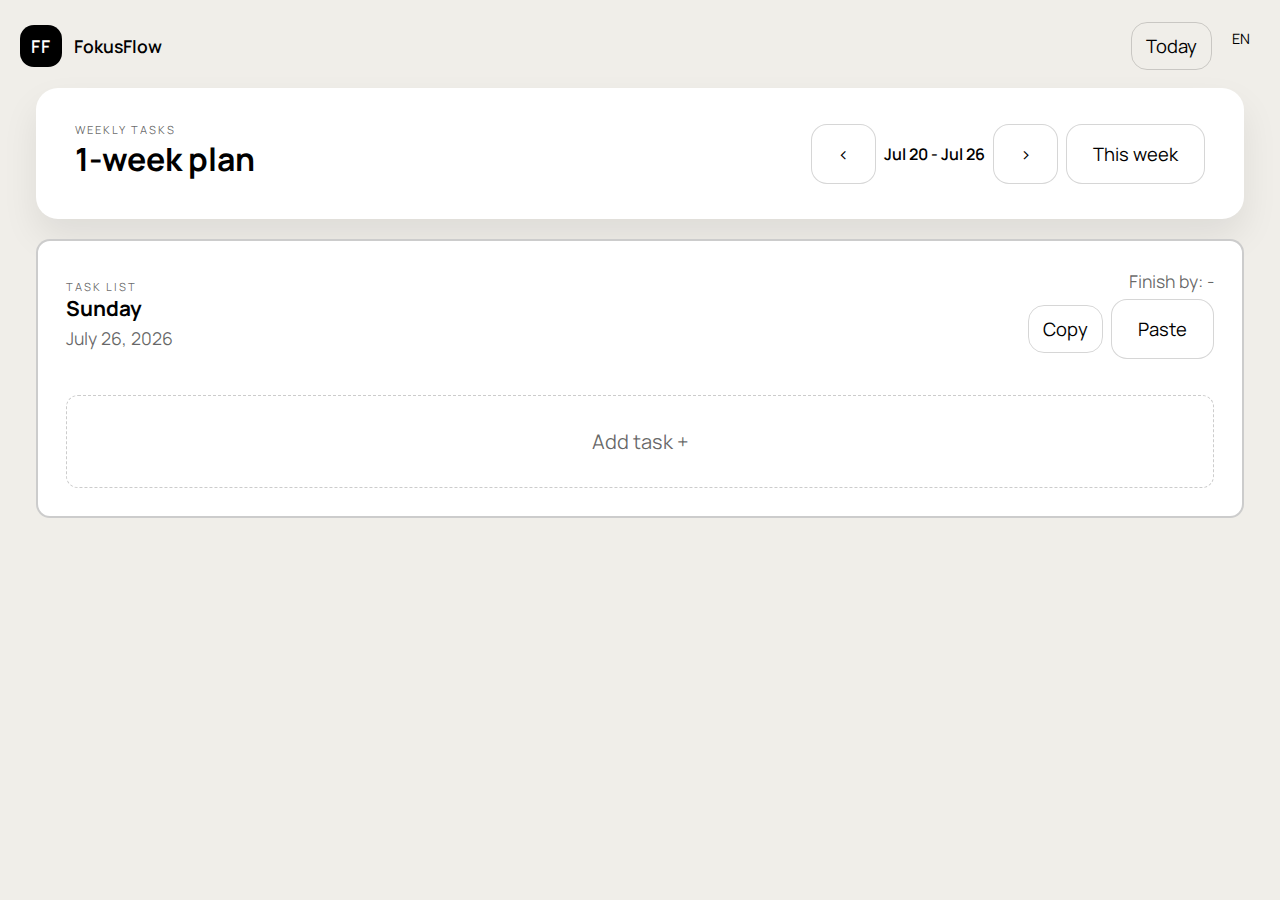
<file: weekly.html>
<!doctype html>
<html lang="id">
  <head>
    <meta charset="utf-8" />
    <meta name="viewport" content="width=device-width, initial-scale=1" />
    <title>FokusFlow - Tugas Mingguan</title>
    <link rel="preconnect" href="https://fonts.googleapis.com" />
    <link rel="preconnect" href="https://fonts.gstatic.com" crossorigin />
    <link
      href="https://fonts.googleapis.com/css2?family=Manrope:wght@400;600;700&display=swap"
      rel="stylesheet"
    />
    <link rel="stylesheet" href="styles.css" />
    <link rel="stylesheet" href="weekly.css" />
  </head>
  <body>
    <header class="topbar container">
      <div class="brand">
        <span class="brand-mark">FF</span>
        <span class="brand-text">FokusFlow</span>
      </div>
      <div class="top-actions">
        <a class="ghost-btn link-btn" href="index.html" data-i18n="weekly.todayLink">
          Hari ini
        </a>
        <select id="lang-select" class="lang-select" aria-label="Language">
          <option value="id">ID</option>
          <option value="en">EN</option>
        </select>
      </div>
    </header>

    <main class="container weekly">
      <section class="card weekly-header">
        <div>
          <p class="eyebrow" data-i18n="weekly.header">Tugas mingguan</p>
          <h1 data-i18n="weekly.title">Rencana 1 minggu</h1>
        </div>
        <div class="week-controls">
          <button id="prev-week" class="secondary-btn" type="button">
            &lt;
          </button>
          <span id="week-range" class="week-range">-</span>
          <button id="next-week" class="secondary-btn" type="button">
            &gt;
          </button>
          <button id="this-week" class="secondary-btn" type="button" data-i18n="weekly.thisWeek">
            Minggu ini
          </button>
        </div>
      </section>

      <section id="week-grid" class="week-grid"></section>
    </main>

    <script src="i18n.js"></script>
    <script src="weekly.js"></script>
  </body>
</html>
</file>
<file: styles.css>
:root {
  color-scheme: light;
  --bg: #f0eee9;
  --ink: #000000;
  --muted: rgba(0, 0, 0, 0.6);
  --accent: #000000;
  --accent-soft: #f0eee9;
  --card: #ffffff;
  --border: rgba(0, 0, 0, 0.16);
  --shadow: rgba(0, 0, 0, 0.08);
}

*,
*::before,
*::after {
  box-sizing: border-box;
}

body {
  margin: 0;
  font-family: "Manrope", "Segoe UI", sans-serif;
  color: var(--ink);
  background: var(--bg);
  min-height: 100vh;
  min-height: 100svh;
  min-height: 100dvh;
  position: relative;
  overflow-x: hidden;
  user-select: none;
}

html {
  overflow-x: hidden;
}

input,
select,
textarea,
button {
  user-select: none;
}

h1,
h2 {
  font-family: "Manrope", "Segoe UI", sans-serif;
  margin: 0 0 0.25rem;
}

p {
  margin: 0;
}

.container {
  width: min(1240px, 100%);
  margin: 0 auto;
  padding: 0 16px;
}


.topbar {
  display: flex;
  align-items: center;
  justify-content: space-between;
  padding: 22px 0 18px;
  gap: 16px;
  flex-wrap: wrap;
}

.brand {
  display: flex;
  align-items: center;
  gap: 12px;
  font-weight: 600;
}

.brand-mark {
  display: grid;
  place-items: center;
  width: 42px;
  height: 42px;
  border-radius: 14px;
  background: var(--ink);
  color: #ffffff;
  font-family: "Manrope", sans-serif;
  font-size: 1.1rem;
  letter-spacing: 1px;
  box-shadow: none;
}

.brand-text {
  font-size: 1.1rem;
}

.topnav {
  display: flex;
  gap: 10px;
  flex-wrap: wrap;
}

.nav-pill {
  border: 1px solid var(--border);
  background: transparent;
  color: var(--ink);
  padding: 8px 14px;
  border-radius: 999px;
  cursor: pointer;
  transition: all 0.2s ease;
  font-weight: 500;
}

.nav-pill.is-active {
  background: var(--ink);
  color: #ffffff;
  border-color: var(--ink);
}

.nav-pill.is-pending {
  border-color: var(--ink);
  box-shadow: inset 0 0 0 1px var(--ink);
}

.top-actions {
  display: flex;
  gap: 10px;
  flex-wrap: wrap;
}

.lang-select {
  border: none;
  background: transparent;
  color: var(--ink);
  padding: 6px 10px;
  border-radius: 10px;
  font-family: inherit;
  font-size: 0.9rem;
  cursor: pointer;
  appearance: none;
  height: 32px;
}

.grid {
  display: grid;
  gap: 40px;
  grid-template-columns: repeat(12, 1fr);
  padding-bottom: 56px;
}

.card {
  background: var(--card);
  border: 1px solid transparent;
  box-shadow: 0 18px 36px var(--shadow);
  border-radius: 22px;
  padding: 33px 38px;
  color: var(--ink);
}

.timer-card {
  grid-column: span 12;
  display: flex;
  flex-direction: column;
  gap: 27px;
}

.timer-header {
  display: flex;
  align-items: flex-start;
  justify-content: space-between;
  gap: 12px;
  flex-wrap: wrap;
}

.eyebrow {
  text-transform: uppercase;
  letter-spacing: 2px;
  font-size: 0.7rem;
  color: var(--muted);
}

.timer-meta {
  display: flex;
  flex-direction: column;
  gap: 6px;
  align-items: flex-end;
  font-size: 1.1rem;
  color: var(--muted);
}

.live-clock {
  margin-top: 6px;
  font-size: 1.1rem;
  color: var(--muted);
}

.timer-ring {
  height: 320px;
  width: 320px;
  border-radius: 50%;
  margin: 0 auto;
  display: grid;
  place-items: center;
  background: conic-gradient(
    var(--accent) var(--progress, 0deg),
    #f0e1e1 0deg
  );
  position: relative;
}

.timer-ring::after {
  content: "";
  position: absolute;
  inset: 14px;
  background: var(--card);
  border-radius: 50%;
  border: 1px solid var(--border);
}

#timer-display {
  position: relative;
  font-family: "Manrope", sans-serif;
  font-size: 3.6rem;
  z-index: 1;
}

.timer-controls {
  display: flex;
  justify-content: center;
  gap: 12px;
}

#next-session {
  min-width: 90px;
  padding: 12px 0;
  font-weight: 600;
}

#start-pause {
  min-width: 140px;
}

.primary-btn,
.secondary-btn,
.ghost-btn {
  border: none;
  font-family: inherit;
  font-size: 1.15rem;
  padding: 16px 26px;
  border-radius: 16px;
  cursor: pointer;
  transition: transform 0.2s ease, box-shadow 0.2s ease;
  display: inline-flex;
  align-items: center;
  justify-content: center;
}


.primary-btn {
  background: var(--ink);
  color: #fff;
  box-shadow: none;
}

.secondary-btn {
  background: #fff;
  border: 1px solid var(--border);
  color: var(--ink);
}

.ghost-btn {
  background: transparent;
  border: 1px solid var(--border);
  color: var(--ink);
  padding: 10px 14px;
  display: inline-flex;
  align-items: center;
  justify-content: center;
  text-decoration: none;
}

.primary-btn:hover,
.secondary-btn:hover,
.ghost-btn:hover {
  transform: translateY(-1px);
}

.timer-info {
  display: flex;
  justify-content: center;
  color: var(--muted);
  font-size: 1.1rem;
  gap: 12px;
}


.tasks-card {
  grid-column: span 12;
  display: flex;
  flex-direction: column;
  gap: 22px;
}

.task-estimate {
  color: var(--muted);
  font-size: 1.1rem;
  text-align: right;
  margin: 0;
}

.task-header-actions {
  display: flex;
  flex-direction: column;
  align-items: flex-end;
  gap: 6px;
  position: relative;
}

.task-header-actions .options-menu {
  right: 0;
}

.task-header-row {
  display: flex;
  align-items: center;
  gap: 10px;
}

#task-options {
  width: 28px;
  height: 32px;
  padding: 0;
  border: none;
  background: transparent;
  position: relative;
}

#task-options::before {
  content: "";
  display: block;
  width: 4px;
  height: 16px;
  margin: 0 auto;
  background-image:
    radial-gradient(circle, var(--ink) 2px, transparent 3px),
    radial-gradient(circle, var(--ink) 2px, transparent 3px),
    radial-gradient(circle, var(--ink) 2px, transparent 3px);
  background-position: 0 0, 0 6px, 0 12px;
  background-size: 4px 4px;
  background-repeat: no-repeat;
}

.options-menu {
  position: absolute;
  top: 36px;
  right: 0;
  display: none;
  flex-direction: column;
  background: #fff;
  border: 1px solid var(--border);
  border-radius: 10px;
  min-width: 200px;
  box-shadow: 0 12px 24px var(--shadow);
  z-index: 10;
}

.options-menu.is-open {
  display: flex;
}

.options-menu a,
.options-menu button {
  border: none;
  background: transparent;
  text-align: left;
  padding: 10px 12px;
  cursor: pointer;
  font-family: inherit;
  color: var(--ink);
  text-decoration: none;
  font-size: 0.9rem;
}

.header-options {
  position: relative;
}

#header-options-menu {
  right: 0;
  left: auto;
}

#header-options {
  width: 28px;
  height: 32px;
  padding: 0;
  border: none;
  background: transparent;
  position: relative;
}

#header-options::before {
  content: "";
  display: block;
  width: 4px;
  height: 16px;
  margin: 0 auto;
  background-image:
    radial-gradient(circle, var(--ink) 2px, transparent 3px),
    radial-gradient(circle, var(--ink) 2px, transparent 3px),
    radial-gradient(circle, var(--ink) 2px, transparent 3px);
  background-position: 0 0, 0 6px, 0 12px;
  background-size: 4px 4px;
  background-repeat: no-repeat;
}

.options-menu a:hover,
.options-menu button:hover {
  background: var(--accent-soft);
}

.card-header {
  display: flex;
  align-items: center;
  justify-content: space-between;
  gap: 16px;
}

.task-form {
  display: flex;
  gap: 14px;
  flex-wrap: wrap;
}

.task-form input {
  flex: 1 1 200px;
  padding: 16px 18px;
  border-radius: 14px;
  border: 1px solid var(--border);
  font-family: inherit;
  font-size: 1.15rem;
}

#task-estimate {
  flex: 0 0 112px;
  max-width: 112px;
}

.task-form select {
  flex: 1 1 260px;
  padding: 16px 20px;
  border-radius: 14px;
  border: 1px solid var(--border);
  font-family: inherit;
  background: #fff;
  line-height: 1.2;
  appearance: none;
  background-image: linear-gradient(45deg, transparent 50%, #333 50%),
    linear-gradient(135deg, #333 50%, transparent 50%);
  background-position:
    calc(100% - 18px) 50%,
    calc(100% - 12px) 50%;
  background-size: 6px 6px, 6px 6px;
  background-repeat: no-repeat;
  padding-right: 42px;
  font-size: 1.15rem;
}

@media (max-width: 700px) {
  .task-form {
    display: grid;
    grid-template-columns: minmax(120px, 1fr) minmax(120px, 1fr);
    grid-template-areas:
      "name name"
      "rep brk"
      "actions actions";
  }

  #task-name {
    grid-area: name;
  }

  #task-estimate {
    grid-area: rep;
    max-width: 100%;
  }

  #task-break {
    grid-area: brk;
  }

  #cancel-task {
    grid-area: actions;
    justify-self: flex-start;
  }
}

.hidden {
  display: none;
}

.task-list {
  list-style: none;
  padding: 0;
  margin: 0;
  display: flex;
  flex-direction: column;
  gap: 18px;
}

.task-empty {
  border: 1px dashed var(--border);
  background: #fff;
  border-radius: 16px;
  padding: 30px;
  text-align: center;
  cursor: pointer;
  color: var(--muted);
  margin-top: 8px;
  font-size: 1.25rem;
}

.task-empty.is-save {
  background: #000;
  color: #fff;
  border-color: #000;
}

.weekly-card {
  margin-top: 8px;
  align-self: center;
  min-width: 200px;
  background: #fff;
  border-radius: 12px;
  padding: 14px;
  width: 100%;
  text-align: center;
}

.weekly-link-text {
  color: var(--ink);
  text-decoration: underline;
  font-weight: 600;
}

.weekly-card .weekly-link-text {
  background: transparent;
  border: none;
  font-family: inherit;
  font-size: 1rem;
  cursor: pointer;
}

.task-summary {
  color: var(--muted);
  font-size: 1.1rem;
}

.task-date {
  color: var(--muted);
  font-size: 1.05rem;
  margin-top: 8px;
}

.completed-block {
  margin-top: 12px;
  background: #fff;
  border-radius: 16px;
  padding: 16px 18px;
  display: flex;
  flex-direction: column;
  gap: 8px;
}

.completed-summary {
  cursor: pointer;
  font-weight: 600;
  display: inline-flex;
  align-items: center;
  gap: 8px;
  border: none;
  background: transparent;
  padding: 0;
  font-family: inherit;
  color: inherit;
}

.completed-summary::before {
  content: ">";
  display: inline-block;
  font-size: 0.7rem;
  color: var(--ink);
}

.completed-block.is-open .completed-summary::before {
  content: "v";
}

.completed-list {
  list-style: none;
  padding: 8px 0 0 18px;
  margin: 0;
  display: flex;
  flex-direction: column;
  gap: 8px;
  color: var(--muted);
}

.completed-list.is-hidden {
  display: none;
}

.completed-item {
  font-size: 0.9rem;
  display: flex;
  flex-direction: column;
  gap: 2px;
  background: transparent;
  border-radius: 0;
  padding: 0;
}

.completed-row {
  display: flex;
  align-items: flex-start;
  gap: 10px;
}

.completed-check {
  width: 18px;
  height: 18px;
  margin-top: 2px;
  appearance: none;
  background: transparent;
  border: none;
  cursor: pointer;
  position: relative;
}

.completed-check:checked::after {
  content: "";
  position: absolute;
  width: 10px;
  height: 6px;
  border-left: 2px solid #1f73ff;
  border-bottom: 2px solid #1f73ff;
  transform: rotate(-45deg);
  top: 4px;
  left: 3px;
}

.completed-title {
  text-decoration: line-through;
  font-weight: 600;
  color: var(--ink);
}

.completed-meta,
.completed-when {
  color: var(--muted);
  font-size: 0.85rem;
}

.task-toggle {
  margin-top: 8px;
}

.task-item {
  display: grid;
  grid-template-columns: 1fr auto;
  gap: 8px;
  align-items: center;
  padding: 20px 22px;
  border-radius: 12px;
  background: #fff;
  border: none;
  transition: border 0.2s ease, background 0.2s ease;
  cursor: default;
  position: relative;
  max-width: none;
  margin: 0;
}

.task-item {
  padding-left: 58px;
}

.task-item:hover {
  border-color: rgba(0, 0, 0, 0.32);
  background: #f7f6f3;
}

.task-item.is-active {
  border-color: rgba(0, 0, 0, 0.32);
  background: #e6e4de;
  box-shadow: none;
}

.task-item.dragging {
  opacity: 0.6;
  cursor: grabbing;
}



.task-title {
  font-weight: 600;
  font-size: 1.2rem;
}

.task-meta {
  color: var(--muted);
  font-size: 1.05rem;
}

.task-main {
  display: flex;
  align-items: flex-start;
  gap: 10px;
  cursor: default;
}

.task-check {
  width: 22px;
  height: 22px;
  cursor: pointer;
  appearance: none;
  border: 2px solid rgba(0, 0, 0, 0.45);
  border-radius: 50%;
  background: #fff;
  margin-top: 2px;
  position: relative;
}

.task-check:checked::after {
  content: "";
  position: absolute;
  width: 10px;
  height: 6px;
  border-left: 2px solid #1f73ff;
  border-bottom: 2px solid #1f73ff;
  transform: rotate(-45deg);
  top: 7px;
  left: 6px;
}

.drag-rail {
  position: absolute;
  left: 16px;
  top: 0;
  bottom: 0;
  width: 28px;
  display: flex;
  align-items: center;
  justify-content: center;
  cursor: grab;
}

.drag-dots {
  width: 18px;
  height: 22px;
  display: inline-block;
  background-image:
    radial-gradient(circle, rgba(0, 0, 0, 0.5) 1.5px, transparent 2px),
    radial-gradient(circle, rgba(0, 0, 0, 0.5) 1.5px, transparent 2px),
    radial-gradient(circle, rgba(0, 0, 0, 0.5) 1.5px, transparent 2px),
    radial-gradient(circle, rgba(0, 0, 0, 0.5) 1.5px, transparent 2px),
    radial-gradient(circle, rgba(0, 0, 0, 0.5) 1.5px, transparent 2px),
    radial-gradient(circle, rgba(0, 0, 0, 0.5) 1.5px, transparent 2px);
  background-position:
    1px 1px, 7px 1px,
    1px 7px, 7px 7px,
    1px 13px, 7px 13px;
  background-size: 4px 4px;
  background-repeat: no-repeat;
}

.task-item.dragging .drag-rail {
  cursor: grabbing;
}


.task-actions {
  position: relative;
  display: flex;
  align-items: center;
  gap: 14px;
}

.break-toggle {
  display: flex;
  gap: 8px;
  margin-top: 6px;
}

.break-row {
  margin-top: 6px;
  min-height: 28px;
}

.break-spacer {
  height: 28px;
}

.task-inline {
  display: grid;
  grid-template-columns: 1fr 80px;
  gap: 8px;
}

.inline-input,
.inline-select {
  padding: 8px 10px;
  border-radius: 8px;
  border: 1px solid var(--border);
  font-family: inherit;
}

.inline-number {
  max-width: 80px;
}

.inline-actions {
  grid-column: 1 / -1;
  display: flex;
  gap: 8px;
}

.inline-actions .secondary-btn {
  padding: 6px 10px;
  font-size: 0.85rem;
}

.danger-btn {
  background: var(--ink);
  color: #fff;
  border: 1px solid var(--ink);
}
.delete-btn {
  margin-left: 4px;
}

.break-btn {
  border: 1px solid var(--border);
  background: #fff;
  color: var(--ink);
  padding: 4px 8px;
  border-radius: 999px;
  cursor: pointer;
  font-size: 0.8rem;
}

.break-btn.is-active {
  background: var(--ink);
  color: #fff;
  border-color: var(--ink);
}

.delete-btn {
  border: 1px solid var(--border);
  background: #fff;
  color: var(--ink);
  padding: 4px 8px;
  border-radius: 8px;
  cursor: pointer;
  font-weight: 600;
  font-size: 0.8rem;
  line-height: 1;
}

.settings-card {
  grid-column: span 12;
}

.settings-grid {
  display: grid;
  grid-template-columns: repeat(2, minmax(0, 1fr));
  gap: 16px;
  margin-top: 10px;
}

.settings-grid label {
  display: flex;
  flex-direction: column;
  gap: 8px;
  font-size: 1.05rem;
  color: var(--muted);
}

.settings-grid input[type="number"] {
  padding: 14px 16px;
  border-radius: 12px;
  border: 1px solid var(--border);
  font-family: inherit;
  font-size: 1.15rem;
}

.switch {
  grid-column: span 2;
  flex-direction: row;
  align-items: center;
  gap: 10px;
}

.switch-top {
  justify-content: flex-end;
  font-size: 1.05rem;
  color: var(--muted);
  gap: 12px;
  align-items: center;
  user-select: none;
}

.switch-top span {
  text-align: center;
}

.settings-note {
  margin-top: 12px;
  color: var(--muted);
  font-size: 1rem;
}

.footer {
  padding: 20px 0 40px;
  color: var(--muted);
  font-size: 1rem;
}

@media (max-width: 980px) {
  .timer-card,
  .tasks-card,
  .settings-card {
    grid-column: 1 / -1;
  }

  .settings-grid {
    grid-template-columns: 1fr;
  }

  .switch {
    grid-column: span 1;
  }
}

@media (max-width: 600px) {
  .card {
    padding: 24px 20px;
  }

  .timer-ring {
    width: 210px;
    height: 210px;
  }

  #timer-display {
    font-size: 2.6rem;
  }

  .timer-controls {
    flex-direction: column;
  }
}
.switch-top input[type="checkbox"] {
  width: 22px;
  height: 22px;
}
</file>
<file: weekly.css>
:root {
  --week-border: rgba(0, 0, 0, 0.2);
}

.weekly {
  padding-bottom: 40px;
}

.weekly-header {
  display: flex;
  align-items: center;
  justify-content: space-between;
  gap: 16px;
  flex-wrap: wrap;
}

.week-controls {
  display: flex;
  align-items: center;
  gap: 8px;
  flex-wrap: wrap;
}

.week-range {
  font-weight: 600;
  color: var(--ink);
}

.week-grid {
  margin-top: 20px;
  display: grid;
  grid-template-columns: 1fr;
  gap: 36px;
}

.day-card {
  border: 2px solid var(--week-border);
  border-radius: 14px;
  background: #fff;
  padding: 28px;
  display: flex;
  flex-direction: column;
  gap: 18px;
}

.day-title {
  font-weight: 700;
  font-size: 1.3rem;
}

.day-date {
  color: var(--muted);
  font-size: 1.1rem;
}

.day-add-card {
  border: 1px dashed rgba(0, 0, 0, 0.2);
  background: #fff;
  border-radius: 12px;
  padding: 32px 14px;
  text-align: center;
  cursor: pointer;
  color: var(--muted);
  font-family: inherit;
  font-size: 1.25rem;
}

.day-add-card.is-save {
  background: #000;
  color: #fff;
  border-color: #000;
}

.day-list {
  list-style: none;
  padding: 0;
  margin: 0;
  display: flex;
  flex-direction: column;
  gap: 16px;
}

.day-item {
  border: 2px solid var(--week-border);
  border-radius: 10px;
  padding: 20px 16px;
  display: flex;
  align-items: center;
  justify-content: space-between;
  gap: 8px;
  font-size: 1.15rem;
}

.day-item span {
  color: var(--muted);
  font-size: 1.05rem;
}

.day-inline {
  display: flex;
  align-items: center;
  gap: 10px;
  flex-wrap: nowrap;
  white-space: nowrap;
  min-width: 0;
}

.day-inline span {
  font-size: 0.85rem;
}

.day-inline strong {
  overflow: hidden;
  text-overflow: ellipsis;
  white-space: nowrap;
  max-width: 60%;
}

.day-item button {
  border: none;
  background: transparent;
  cursor: pointer;
  color: var(--muted);
}

.day-inline-edit {
  display: grid;
  grid-template-columns: minmax(180px, 1.4fr) 80px minmax(180px, 1.2fr) auto;
  gap: 8px;
  align-items: center;
  width: 100%;
}

.day-inline-edit .inline-input,
.day-inline-edit .inline-select {
  padding: 12px 14px;
  border-radius: 10px;
  border: 2px solid var(--week-border);
  font-family: inherit;
  font-size: 1.05rem;
  background: #fff;
}

.day-inline-edit .inline-select {
  appearance: none;
  line-height: 1.2;
  padding-right: 34px;
  background-image: linear-gradient(45deg, transparent 50%, #333 50%),
    linear-gradient(135deg, #333 50%, transparent 50%);
  background-position:
    calc(100% - 18px) 50%,
    calc(100% - 12px) 50%;
  background-size: 6px 6px, 6px 6px;
  background-repeat: no-repeat;
}

.day-inline-edit .inline-actions {
  display: flex;
  gap: 8px;
  justify-content: flex-end;
}

.day-inline-edit .secondary-btn {
  padding: 12px 16px;
  font-size: 1.05rem;
}

@media (max-width: 700px) {
  .day-inline-edit {
    grid-template-columns: minmax(120px, 1fr) minmax(120px, 1fr);
    grid-template-areas:
      "name name"
      "rep brk"
      "actions actions";
  }

  .day-inline-edit .inline-name {
    grid-area: name;
  }

  .day-inline-edit .inline-rep {
    grid-area: rep;
  }

  .day-inline-edit .inline-break {
    grid-area: brk;
  }

  .day-inline-edit .inline-actions {
    grid-area: actions;
  }

  .day-inline-edit .inline-actions {
    justify-content: flex-start;
    flex-wrap: wrap;
  }
}

.day-inline-edit .save-btn {
  background: #000;
  color: #fff;
  border: 1px solid #000;
}

.day-actions {
  display: flex;
  flex-direction: column;
  align-items: flex-end;
  gap: 6px;
}

.day-copy-panel {
  display: flex;
  align-items: center;
  gap: 8px;
}
</file>
